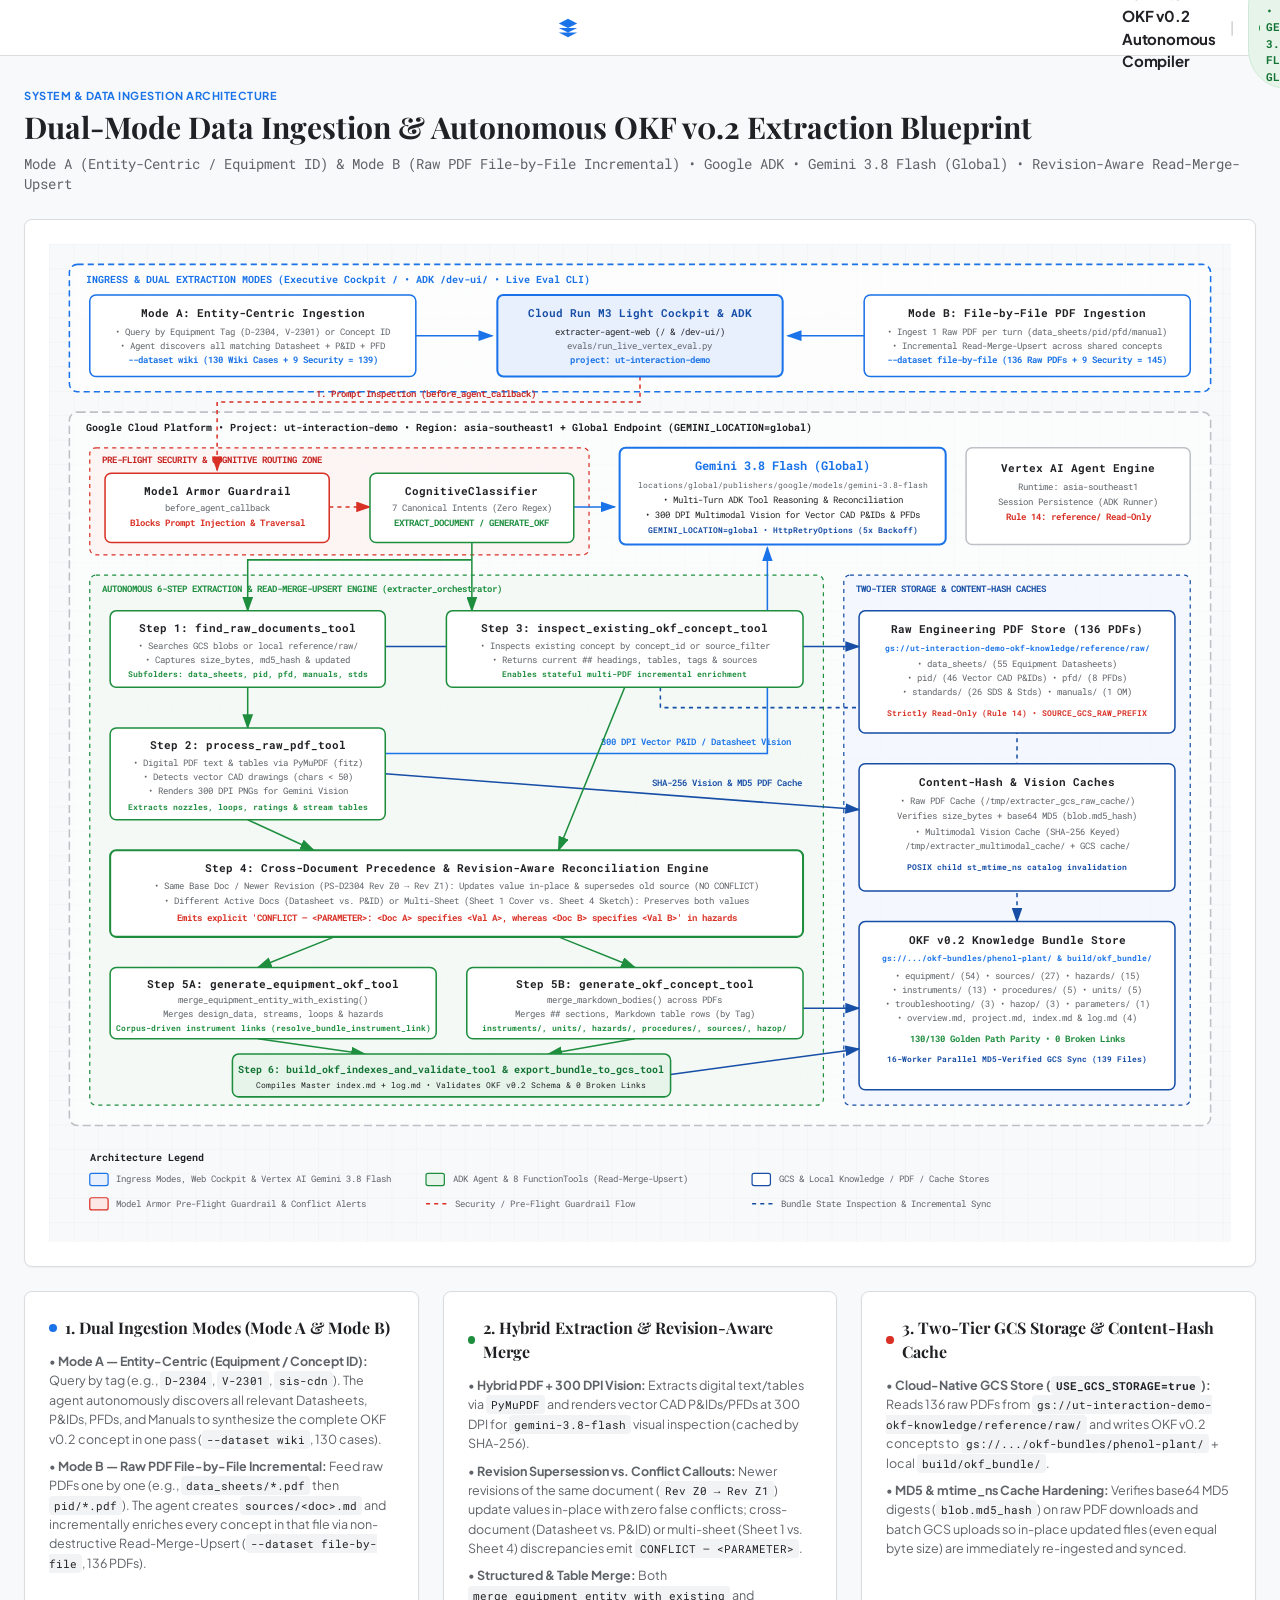
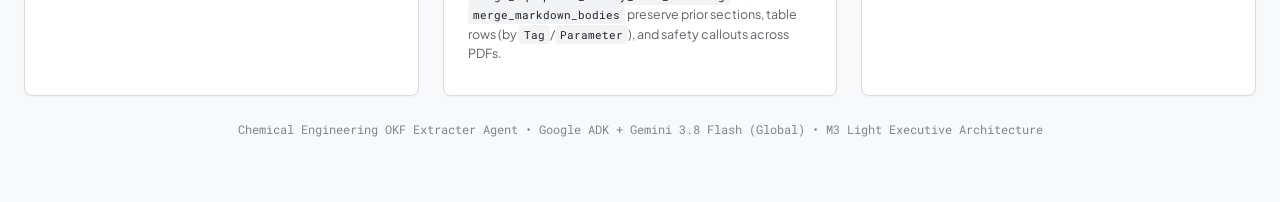
<file: docs/data-ingestion-architecture.html>
<!DOCTYPE html>
<html lang="en">
<head>
  <meta charset="UTF-8">
  <meta name="viewport" content="width=device-width, initial-scale=1.0">
  <title>OKF Extracter Agent — Dual-Mode Data Ingestion &amp; Extraction Architecture</title>
  <link rel="preconnect" href="https://fonts.googleapis.com">
  <link rel="preconnect" href="https://fonts.gstatic.com" crossorigin>
  <link href="https://fonts.googleapis.com/css2?family=Playfair+Display:ital,wght@0,600;0,700;1,600&family=Plus+Jakarta+Sans:wght@400;500;600;700;800&family=Inter:wght@400;500;600;700&family=Roboto+Mono:ital,wght@0,400;0,500;0,600;0,700;1,400&display=swap" rel="stylesheet">
  <style>
    :root {
      --m3-canvas: #F8F9FA;
      --m3-surface: #FFFFFF;
      --m3-surface-subtle: #F1F3F4;
      --m3-surface-variant: #E8EAED;
      --m3-border: #DADCE0;
      --m3-border-subtle: #ECEFF1;
      --m3-border-strong: #BDC1C6;
      --m3-primary: #1A73E8;
      --m3-primary-hover: #1557B0;
      --m3-primary-container: #E8F0FE;
      --m3-on-primary-container: #174EA6;
      --m3-critical: #D93025;
      --m3-critical-container: #FCE8E6;
      --m3-on-critical: #C5221F;
      --m3-success: #1E8E3E;
      --m3-success-container: #E6F4EA;
      --m3-text-primary: #202124;
      --m3-text-secondary: #5F6368;
      --m3-text-tertiary: #80868B;
      --font-serif: 'Playfair Display', Georgia, serif;
      --font-sans: 'Plus Jakarta Sans', 'Inter', -apple-system, BlinkMacSystemFont, sans-serif;
      --font-mono: 'Roboto Mono', monospace;
      --shadow-xs: 0 1px 2px rgba(60,64,67,0.05);
      --shadow-sm: 0 1px 3px rgba(60,64,67,0.08), 0 1px 2px rgba(60,64,67,0.04);
      --radius-sm: 6px;
      --radius-md: 8px;
      --radius-lg: 12px;
      --radius-full: 9999px;
      --sp-1: 8px;
      --sp-2: 16px;
      --sp-3: 24px;
      --sp-4: 32px;
    }

    * { box-sizing: border-box; margin: 0; padding: 0; }

    body {
      background-color: var(--m3-canvas);
      color: var(--m3-text-primary);
      font-family: var(--font-sans);
      line-height: 1.5;
      min-height: 100vh;
      -webkit-font-smoothing: antialiased;
    }

    header.app-header {
      background-color: var(--m3-surface);
      border-bottom: 1px solid var(--m3-border);
      height: 56px;
      padding: 0 28px;
      display: flex;
      align-items: center;
      justify-content: space-between;
      position: sticky;
      top: 0;
      z-index: 200;
    }

    .brand-cluster { display: flex; align-items: center; gap: 14px; }
    .brand-logo-icon { width: 22px; height: 22px; color: var(--m3-primary); }
    .brand-title { font-size: 15px; font-weight: 700; letter-spacing: -0.2px; }
    .header-sep { color: var(--m3-border-strong); font-size: 14px; }
    .header-sys-badge {
      display: inline-flex; align-items: center; gap: 6px;
      background: var(--m3-success-container); color: #137333; border: 1px solid #CEEAD6;
      border-radius: var(--radius-full); padding: 3px 10px;
      font-size: 11px; font-family: var(--font-mono); font-weight: 700; letter-spacing: 0.3px;
    }
    .sys-dot-live { width: 6px; height: 6px; border-radius: 50%; background: var(--m3-success); }

    .btn {
      display: inline-flex; align-items: center; justify-content: center; gap: 8px;
      padding: 8px 16px; border-radius: var(--radius-sm);
      font-family: var(--font-sans); font-size: 13px; font-weight: 600;
      cursor: pointer; border: 1px solid var(--m3-border);
      background: var(--m3-surface); color: var(--m3-text-primary);
      transition: all 0.15s; text-decoration: none;
    }
    .btn:hover { background-color: var(--m3-surface-subtle); }
    .btn-primary { background: var(--m3-primary); color: #fff; border-color: var(--m3-primary); }
    .btn-primary:hover { background: var(--m3-primary-hover); }

    .container {
      margin: 0 auto;
      max-width: 1280px;
      padding: var(--sp-4) var(--sp-3) 64px var(--sp-3);
    }

    .eyebrow {
      font-size: 11px; font-weight: 700; color: var(--m3-primary);
      letter-spacing: 0.5px; text-transform: uppercase; margin-bottom: 4px;
    }

    h1 {
      font-family: var(--font-serif);
      font-size: 30px;
      font-weight: 700;
      line-height: 1.25;
      margin-bottom: 8px;
      color: var(--m3-text-primary);
    }

    .subtitle {
      color: var(--m3-text-secondary);
      font-size: 13.5px;
      margin-bottom: var(--sp-3);
      font-family: var(--font-mono);
    }

    .diagram-container {
      background: var(--m3-surface);
      border: 1px solid var(--m3-border);
      border-radius: var(--radius-md);
      box-shadow: var(--shadow-xs);
      overflow-x: auto;
      padding: var(--sp-3);
    }

    svg {
      display: block;
      min-width: 1080px;
      width: 100%;
      font-family: var(--font-mono);
    }

    .cards {
      display: grid;
      gap: var(--sp-3);
      grid-template-columns: repeat(3, 1fr);
      margin-top: var(--sp-3);
    }

    .card {
      background: var(--m3-surface);
      border: 1px solid var(--m3-border);
      border-radius: var(--radius-md);
      padding: var(--sp-3);
      box-shadow: var(--shadow-xs);
    }

    .card-header {
      align-items: center;
      display: flex;
      gap: 8px;
      margin-bottom: 12px;
    }

    .card-dot {
      border-radius: 50%;
      height: 8px;
      width: 8px;
    }

    .card-dot.blue { background: var(--m3-primary); }
    .card-dot.green { background: var(--m3-success); }
    .card-dot.red { background: var(--m3-critical); }

    .card h3 {
      font-family: var(--font-serif);
      font-size: 16px;
      font-weight: 700;
      color: var(--m3-text-primary);
    }

    .card ul {
      color: var(--m3-text-secondary);
      font-size: 12.5px;
      line-height: 1.55;
      list-style: none;
    }

    .card li { margin-bottom: 8px; }
    .card code {
      font-family: var(--font-mono);
      font-size: 11px;
      background: var(--m3-surface-subtle);
      padding: 2px 5px;
      border-radius: 4px;
      color: var(--m3-text-primary);
    }

    .footer {
      color: var(--m3-text-tertiary);
      font-size: 12px;
      font-family: var(--font-mono);
      margin-top: var(--sp-3);
      text-align: center;
    }

    @media (max-width: 960px) {
      .cards { grid-template-columns: 1fr; }
    }
  </style>
</head>
<body>
  <header class="app-header">
    <div class="brand-cluster">
      <svg class="brand-logo-icon" viewBox="0 0 24 24" fill="currentColor">
        <path d="M12 2L2 7l10 5 10-5-10-5zM2 17l10 5 10-5M2 12l10 5 10-5"/>
      </svg>
      <span class="brand-title">P&amp;ID-to-OKF v0.2 Autonomous Compiler</span>
      <span class="header-sep">|</span>
      <div class="header-sys-badge"><span class="sys-dot-live"></span><span>SYS: ONLINE &bull; GEMINI 3.8 FLASH GLOBAL</span></div>
    </div>
    <div style="display:flex; gap:12px;">
      <a class="btn" href="/">Back to Executive Cockpit</a>
      <a class="btn btn-primary" href="/dev-ui/?app=extracter_agent">Open ADK Dev UI &rsaquo;</a>
    </div>
  </header>

  <div class="container">
    <div class="eyebrow">System &amp; Data Ingestion Architecture</div>
    <h1>Dual-Mode Data Ingestion &amp; Autonomous OKF v0.2 Extraction Blueprint</h1>
    <p class="subtitle">Mode A (Entity-Centric / Equipment ID) &amp; Mode B (Raw PDF File-by-File Incremental) &bull; Google ADK &bull; Gemini 3.8 Flash (Global) &bull; Revision-Aware Read-Merge-Upsert</p>

    <div class="diagram-container">
      <svg viewBox="0 0 1160 980" role="img" aria-label="Dual-mode data ingestion and OKF v0.2 extraction architecture">
        <defs>
          <marker id="arrow-blue" markerWidth="10" markerHeight="7" refX="9" refY="3.5" orient="auto">
            <polygon points="0 0, 10 3.5, 0 7" fill="#1A73E8" />
          </marker>
          <marker id="arrow-green" markerWidth="10" markerHeight="7" refX="9" refY="3.5" orient="auto">
            <polygon points="0 0, 10 3.5, 0 7" fill="#1E8E3E" />
          </marker>
          <marker id="arrow-navy" markerWidth="10" markerHeight="7" refX="9" refY="3.5" orient="auto">
            <polygon points="0 0, 10 3.5, 0 7" fill="#174EA6" />
          </marker>
          <marker id="arrow-red" markerWidth="10" markerHeight="7" refX="9" refY="3.5" orient="auto">
            <polygon points="0 0, 10 3.5, 0 7" fill="#D93025" />
          </marker>
          <pattern id="grid" width="24" height="24" patternUnits="userSpaceOnUse">
            <path d="M 24 0 L 0 0 0 24" fill="none" stroke="#ECEFF1" stroke-width="1"/>
          </pattern>
        </defs>

        <!-- Background Grid -->
        <rect width="100%" height="100%" fill="#F8F9FA" />
        <rect width="100%" height="100%" fill="url(#grid)" />

        <!-- 1. BOUNDARY BOXES -->
        <rect x="20" y="20" width="1120" height="125" rx="8" fill="#FFFFFF" fill-opacity="0.7" stroke="#1A73E8" stroke-width="1.5" stroke-dasharray="6,4"/>
        <text x="36" y="38" fill="#1A73E8" font-size="10" font-weight="700">INGRESS &amp; DUAL EXTRACTION MODES (Executive Cockpit / &bull; ADK /dev-ui/ &bull; Live Eval CLI)</text>

        <rect x="20" y="165" width="1120" height="700" rx="8" fill="#FFFFFF" fill-opacity="0.55" stroke="#BDC1C6" stroke-width="1.5" stroke-dasharray="8,4"/>
        <text x="36" y="184" fill="#202124" font-size="10" font-weight="700">Google Cloud Platform &bull; Project: ut-interaction-demo &bull; Region: asia-southeast1 + Global Endpoint (GEMINI_LOCATION=global)</text>

        <rect x="40" y="200" width="490" height="105" rx="6" fill="#FCE8E6" fill-opacity="0.35" stroke="#D93025" stroke-width="1.2" stroke-dasharray="4,4"/>
        <text x="52" y="215" fill="#C5221F" font-size="8.5" font-weight="700">PRE-FLIGHT SECURITY &amp; COGNITIVE ROUTING ZONE</text>

        <rect x="40" y="325" width="720" height="520" rx="6" fill="#E6F4EA" fill-opacity="0.35" stroke="#1E8E3E" stroke-width="1.2" stroke-dasharray="4,4"/>
        <text x="52" y="342" fill="#1E8E3E" font-size="9" font-weight="700">AUTONOMOUS 6-STEP EXTRACTION &amp; READ-MERGE-UPSERT ENGINE (extracter_orchestrator)</text>

        <rect x="780" y="325" width="340" height="520" rx="6" fill="#E8F0FE" fill-opacity="0.4" stroke="#174EA6" stroke-width="1.2" stroke-dasharray="4,4"/>
        <text x="792" y="342" fill="#174EA6" font-size="9" font-weight="700">TWO-TIER STORAGE &amp; CONTENT-HASH CACHES</text>

        <!-- 2. CONNECTION ARROWS -->
        <line x1="360" y1="90" x2="435" y2="90" stroke="#1A73E8" stroke-width="1.5" marker-end="url(#arrow-blue)"/>
        <line x1="800" y1="90" x2="725" y2="90" stroke="#1A73E8" stroke-width="1.5" marker-end="url(#arrow-blue)"/>

        <path d="M 580 130 L 580 155 L 165 155 L 165 222" fill="none" stroke="#D93025" stroke-width="1.5" stroke-dasharray="4,4" marker-end="url(#arrow-red)"/>
        <text x="370" y="150" fill="#C5221F" font-size="8.5" font-weight="600" text-anchor="middle">1. Prompt Inspection (before_agent_callback)</text>

        <line x1="275" y1="258" x2="315" y2="258" stroke="#D93025" stroke-width="1.5" stroke-dasharray="4,4" marker-end="url(#arrow-red)"/>
        <line x1="515" y1="258" x2="555" y2="258" stroke="#1A73E8" stroke-width="1.5" marker-end="url(#arrow-blue)"/>

        <path d="M 415 292 L 415 360" fill="none" stroke="#1E8E3E" stroke-width="1.5" marker-end="url(#arrow-green)"/>
        <path d="M 415 310 L 195 310 L 195 360" fill="none" stroke="#1E8E3E" stroke-width="1.5" marker-end="url(#arrow-green)"/>

        <path d="M 330 395 L 795 395" fill="none" stroke="#174EA6" stroke-width="1.5" marker-end="url(#arrow-navy)"/>
        <text x="650" y="388" fill="#174EA6" font-size="8.5" font-weight="600" text-anchor="middle">List Blobs &amp; MD5 Digest</text>

        <line x1="195" y1="435" x2="195" y2="475" stroke="#1E8E3E" stroke-width="1.5" marker-end="url(#arrow-green)"/>

        <path d="M 600 435 L 600 455 L 950 455 L 950 665" fill="none" stroke="#174EA6" stroke-width="1.5" stroke-dasharray="4,4" marker-end="url(#arrow-navy)"/>

        <line x1="330" y1="520" x2="795" y2="555" stroke="#174EA6" stroke-width="1.5" marker-end="url(#arrow-navy)"/>
        <text x="665" y="532" fill="#174EA6" font-size="8.5" font-weight="600" text-anchor="middle">SHA-256 Vision &amp; MD5 PDF Cache</text>

        <path d="M 330 500 L 705 500 L 705 298" fill="none" stroke="#1A73E8" stroke-width="1.5" marker-end="url(#arrow-blue)"/>
        <text x="635" y="492" fill="#1A73E8" font-size="8.5" font-weight="600" text-anchor="middle">300 DPI Vector P&amp;ID / Datasheet Vision</text>

        <line x1="195" y1="565" x2="260" y2="595" stroke="#1E8E3E" stroke-width="1.5" marker-end="url(#arrow-green)"/>
        <line x1="565" y1="435" x2="500" y2="595" stroke="#1E8E3E" stroke-width="1.5" marker-end="url(#arrow-green)"/>

        <line x1="280" y1="680" x2="205" y2="710" stroke="#1E8E3E" stroke-width="1.5" marker-end="url(#arrow-green)"/>
        <line x1="500" y1="680" x2="575" y2="710" stroke="#1E8E3E" stroke-width="1.5" marker-end="url(#arrow-green)"/>

        <line x1="205" y1="780" x2="310" y2="795" stroke="#1E8E3E" stroke-width="1.5" marker-end="url(#arrow-green)"/>
        <line x1="575" y1="780" x2="490" y2="795" stroke="#1E8E3E" stroke-width="1.5" marker-end="url(#arrow-green)"/>

        <line x1="740" y1="750" x2="795" y2="750" stroke="#174EA6" stroke-width="1.5" marker-end="url(#arrow-navy)"/>
        <line x1="610" y1="815" x2="795" y2="790" stroke="#174EA6" stroke-width="1.5" marker-end="url(#arrow-navy)"/>

        <!-- 3. COMPONENT BOXES -->
        <!-- Mode A Box -->
        <rect x="40" y="50" width="320" height="80" rx="6" fill="#FFFFFF" stroke="#1A73E8" stroke-width="1.5"/>
        <text x="200" y="72" fill="#202124" font-size="11" font-weight="700" text-anchor="middle">Mode A: Entity-Centric Ingestion</text>
        <text x="200" y="89" fill="#5F6368" font-size="8.5" text-anchor="middle">&bull; Query by Equipment Tag (D-2304, V-2301) or Concept ID</text>
        <text x="200" y="103" fill="#5F6368" font-size="8.5" text-anchor="middle">&bull; Agent discovers all matching Datasheet + P&amp;ID + PFD</text>
        <text x="200" y="117" fill="#1A73E8" font-size="8.5" font-weight="700" text-anchor="middle">--dataset wiki (130 Wiki Cases + 9 Security = 139)</text>

        <!-- Ingress Router -->
        <rect x="440" y="50" width="280" height="80" rx="6" fill="#E8F0FE" stroke="#1A73E8" stroke-width="2"/>
        <text x="580" y="72" fill="#174EA6" font-size="11" font-weight="700" text-anchor="middle">Cloud Run M3 Light Cockpit &amp; ADK</text>
        <text x="580" y="89" fill="#202124" font-size="8.5" text-anchor="middle">extracter-agent-web (/ &amp; /dev-ui/)</text>
        <text x="580" y="103" fill="#5F6368" font-size="8.5" text-anchor="middle">evals/run_live_vertex_eval.py</text>
        <text x="580" y="117" fill="#1A73E8" font-size="8.5" font-weight="700" text-anchor="middle">project: ut-interaction-demo</text>

        <!-- Mode B Box -->
        <rect x="800" y="50" width="320" height="80" rx="6" fill="#FFFFFF" stroke="#1A73E8" stroke-width="1.5"/>
        <text x="960" y="72" fill="#202124" font-size="11" font-weight="700" text-anchor="middle">Mode B: File-by-File PDF Ingestion</text>
        <text x="960" y="89" fill="#5F6368" font-size="8.5" text-anchor="middle">&bull; Ingest 1 Raw PDF per turn (data_sheets/pid/pfd/manual)</text>
        <text x="960" y="103" fill="#5F6368" font-size="8.5" text-anchor="middle">&bull; Incremental Read-Merge-Upsert across shared concepts</text>
        <text x="960" y="117" fill="#1A73E8" font-size="8.5" font-weight="700" text-anchor="middle">--dataset file-by-file (136 Raw PDFs + 9 Security = 145)</text>

        <!-- Security Guardrail Box -->
        <rect x="55" y="225" width="220" height="68" rx="6" fill="#FFFFFF" stroke="#D93025" stroke-width="1.5"/>
        <text x="165" y="246" fill="#202124" font-size="11" font-weight="700" text-anchor="middle">Model Armor Guardrail</text>
        <text x="165" y="262" fill="#5F6368" font-size="8.5" text-anchor="middle">before_agent_callback</text>
        <text x="165" y="277" fill="#D93025" font-size="8.5" font-weight="700" text-anchor="middle">Blocks Prompt Injection &amp; Traversal</text>

        <!-- Cognitive Classifier Box -->
        <rect x="315" y="225" width="200" height="68" rx="6" fill="#FFFFFF" stroke="#1E8E3E" stroke-width="1.5"/>
        <text x="415" y="246" fill="#202124" font-size="11" font-weight="700" text-anchor="middle">CognitiveClassifier</text>
        <text x="415" y="262" fill="#5F6368" font-size="8.5" text-anchor="middle">7 Canonical Intents (Zero Regex)</text>
        <text x="415" y="277" fill="#1E8E3E" font-size="8.5" font-weight="700" text-anchor="middle">EXTRACT_DOCUMENT / GENERATE_OKF</text>

        <!-- Gemini 3.8 Flash Global Box -->
        <rect x="560" y="200" width="320" height="95" rx="6" fill="#FFFFFF" stroke="#1A73E8" stroke-width="2"/>
        <text x="720" y="222" fill="#1A73E8" font-size="12" font-weight="700" text-anchor="middle">Gemini 3.8 Flash (Global)</text>
        <text x="720" y="239" fill="#5F6368" font-size="8" text-anchor="middle">locations/global/publishers/google/models/gemini-3.8-flash</text>
        <text x="720" y="254" fill="#202124" font-size="8.5" text-anchor="middle">&bull; Multi-Turn ADK Tool Reasoning &amp; Reconciliation</text>
        <text x="720" y="269" fill="#202124" font-size="8.5" text-anchor="middle">&bull; 300 DPI Multimodal Vision for Vector CAD P&amp;IDs &amp; PFDs</text>
        <text x="720" y="284" fill="#174EA6" font-size="8" font-weight="700" text-anchor="middle">GEMINI_LOCATION=global &bull; HttpRetryOptions (5x Backoff)</text>

        <!-- Vertex AI Session Service Box -->
        <rect x="900" y="200" width="220" height="95" rx="6" fill="#FFFFFF" stroke="#BDC1C6" stroke-width="1.5"/>
        <text x="1010" y="224" fill="#202124" font-size="11" font-weight="700" text-anchor="middle">Vertex AI Agent Engine</text>
        <text x="1010" y="241" fill="#5F6368" font-size="8.5" text-anchor="middle">Runtime: asia-southeast1</text>
        <text x="1010" y="256" fill="#5F6368" font-size="8.5" text-anchor="middle">Session Persistence (ADK Runner)</text>
        <text x="1010" y="271" fill="#D93025" font-size="8.5" font-weight="700" text-anchor="middle">Rule 14: reference/ Read-Only</text>

        <!-- Step 1: find_raw_documents_tool -->
        <rect x="60" y="360" width="270" height="75" rx="6" fill="#FFFFFF" stroke="#1E8E3E" stroke-width="1.5"/>
        <text x="195" y="381" fill="#202124" font-size="11" font-weight="700" text-anchor="middle">Step 1: find_raw_documents_tool</text>
        <text x="195" y="397" fill="#5F6368" font-size="8.5" text-anchor="middle">&bull; Searches GCS blobs or local reference/raw/</text>
        <text x="195" y="411" fill="#5F6368" font-size="8.5" text-anchor="middle">&bull; Captures size_bytes, md5_hash &amp; updated</text>
        <text x="195" y="425" fill="#1E8E3E" font-size="8" font-weight="700" text-anchor="middle">Subfolders: data_sheets, pid, pfd, manuals, stds</text>

        <!-- Step 3: inspect_existing_okf_concept_tool -->
        <rect x="390" y="360" width="350" height="75" rx="6" fill="#FFFFFF" stroke="#1E8E3E" stroke-width="1.5"/>
        <text x="565" y="381" fill="#202124" font-size="11" font-weight="700" text-anchor="middle">Step 3: inspect_existing_okf_concept_tool</text>
        <text x="565" y="397" fill="#5F6368" font-size="8.5" text-anchor="middle">&bull; Inspects existing concept by concept_id or source_filter</text>
        <text x="565" y="411" fill="#5F6368" font-size="8.5" text-anchor="middle">&bull; Returns current ## headings, tables, tags &amp; sources</text>
        <text x="565" y="425" fill="#1E8E3E" font-size="8" font-weight="700" text-anchor="middle">Enables stateful multi-PDF incremental enrichment</text>

        <!-- Step 2: process_raw_pdf_tool -->
        <rect x="60" y="475" width="270" height="90" rx="6" fill="#FFFFFF" stroke="#1E8E3E" stroke-width="1.5"/>
        <text x="195" y="496" fill="#202124" font-size="11" font-weight="700" text-anchor="middle">Step 2: process_raw_pdf_tool</text>
        <text x="195" y="512" fill="#5F6368" font-size="8.5" text-anchor="middle">&bull; Digital PDF text &amp; tables via PyMuPDF (fitz)</text>
        <text x="195" y="526" fill="#5F6368" font-size="8.5" text-anchor="middle">&bull; Detects vector CAD drawings (chars &lt; 50)</text>
        <text x="195" y="540" fill="#5F6368" font-size="8.5" text-anchor="middle">&bull; Renders 300 DPI PNGs for Gemini Vision</text>
        <text x="195" y="555" fill="#1E8E3E" font-size="8" font-weight="700" text-anchor="middle">Extracts nozzles, loops, ratings &amp; stream tables</text>

        <!-- Step 4: Revision-Aware Reconciliation & Precedence Engine -->
        <rect x="60" y="595" width="680" height="85" rx="6" fill="#FFFFFF" stroke="#1E8E3E" stroke-width="2"/>
        <text x="400" y="616" fill="#202124" font-size="11" font-weight="700" text-anchor="middle">Step 4: Cross-Document Precedence &amp; Revision-Aware Reconciliation Engine</text>
        <text x="400" y="633" fill="#5F6368" font-size="8.5" text-anchor="middle">&bull; Same Base Doc / Newer Revision (PS-D2304 Rev Z0 &rarr; Rev Z1): Updates value in-place &amp; supersedes old source (NO CONFLICT)</text>
        <text x="400" y="648" fill="#5F6368" font-size="8.5" text-anchor="middle">&bull; Different Active Docs (Datasheet vs. P&amp;ID) or Multi-Sheet (Sheet 1 Cover vs. Sheet 4 Sketch): Preserves both values</text>
        <text x="400" y="664" fill="#D93025" font-size="8.5" font-weight="700" text-anchor="middle">Emits explicit 'CONFLICT &mdash; &lt;PARAMETER&gt;: &lt;Doc A&gt; specifies &lt;Val A&gt;, whereas &lt;Doc B&gt; specifies &lt;Val B&gt;' in hazards</text>

        <!-- Step 5A: generate_equipment_okf_tool -->
        <rect x="60" y="710" width="320" height="70" rx="6" fill="#FFFFFF" stroke="#1E8E3E" stroke-width="1.5"/>
        <text x="220" y="730" fill="#202124" font-size="10.5" font-weight="700" text-anchor="middle">Step 5A: generate_equipment_okf_tool</text>
        <text x="220" y="745" fill="#5F6368" font-size="8.5" text-anchor="middle">merge_equipment_entity_with_existing()</text>
        <text x="220" y="759" fill="#5F6368" font-size="8.5" text-anchor="middle">Merges design_data, streams, loops &amp; hazards</text>
        <text x="220" y="772" fill="#1E8E3E" font-size="7.5" font-weight="700" text-anchor="middle">Corpus-driven instrument links (resolve_bundle_instrument_link)</text>

        <!-- Step 5B: generate_okf_concept_tool -->
        <rect x="410" y="710" width="330" height="70" rx="6" fill="#FFFFFF" stroke="#1E8E3E" stroke-width="1.5"/>
        <text x="575" y="730" fill="#202124" font-size="10.5" font-weight="700" text-anchor="middle">Step 5B: generate_okf_concept_tool</text>
        <text x="575" y="745" fill="#5F6368" font-size="8.5" text-anchor="middle">merge_markdown_bodies() across PDFs</text>
        <text x="575" y="759" fill="#5F6368" font-size="8.5" text-anchor="middle">Merges ## sections, Markdown table rows (by Tag)</text>
        <text x="575" y="772" fill="#1E8E3E" font-size="7.5" font-weight="700" text-anchor="middle">instruments/, units/, hazards/, procedures/, sources/, hazop/</text>

        <!-- Step 6: build_okf_indexes_and_validate_tool -->
        <rect x="180" y="795" width="430" height="42" rx="6" fill="#E6F4EA" stroke="#1E8E3E" stroke-width="1.5"/>
        <text x="395" y="814" fill="#137333" font-size="10" font-weight="700" text-anchor="middle">Step 6: build_okf_indexes_and_validate_tool &amp; export_bundle_to_gcs_tool</text>
        <text x="395" y="828" fill="#202124" font-size="8" text-anchor="middle">Compiles Master index.md + log.md &bull; Validates OKF v0.2 Schema &amp; 0 Broken Links</text>

        <!-- Storage Box 1: Raw PDF Store -->
        <rect x="795" y="360" width="310" height="120" rx="6" fill="#FFFFFF" stroke="#174EA6" stroke-width="1.5"/>
        <text x="950" y="382" fill="#202124" font-size="11" font-weight="700" text-anchor="middle">Raw Engineering PDF Store (136 PDFs)</text>
        <text x="950" y="399" fill="#1A73E8" font-size="8" font-weight="700" text-anchor="middle">gs://ut-interaction-demo-okf-knowledge/reference/raw/</text>
        <text x="950" y="415" fill="#5F6368" font-size="8.5" text-anchor="middle">&bull; data_sheets/ (55 Equipment Datasheets)</text>
        <text x="950" y="429" fill="#5F6368" font-size="8.5" text-anchor="middle">&bull; pid/ (46 Vector CAD P&amp;IDs) &bull; pfd/ (8 PFDs)</text>
        <text x="950" y="443" fill="#5F6368" font-size="8.5" text-anchor="middle">&bull; standards/ (26 SDS &amp; Stds) &bull; manuals/ (1 OM)</text>
        <text x="950" y="463" fill="#D93025" font-size="7.5" font-weight="700" text-anchor="middle">Strictly Read-Only (Rule 14) &bull; SOURCE_GCS_RAW_PREFIX</text>

        <!-- Storage Box 2: Content-Hash & Multimodal Caches -->
        <rect x="795" y="510" width="310" height="125" rx="6" fill="#FFFFFF" stroke="#174EA6" stroke-width="1.5"/>
        <text x="950" y="532" fill="#202124" font-size="11" font-weight="700" text-anchor="middle">Content-Hash &amp; Vision Caches</text>
        <text x="950" y="550" fill="#5F6368" font-size="8.5" text-anchor="middle">&bull; Raw PDF Cache (/tmp/extracter_gcs_raw_cache/)</text>
        <text x="950" y="564" fill="#5F6368" font-size="8.5" text-anchor="middle">  Verifies size_bytes + base64 MD5 (blob.md5_hash)</text>
        <text x="950" y="580" fill="#5F6368" font-size="8.5" text-anchor="middle">&bull; Multimodal Vision Cache (SHA-256 Keyed)</text>
        <text x="950" y="594" fill="#5F6368" font-size="8.5" text-anchor="middle">  /tmp/extracter_multimodal_cache/ + GCS cache/</text>
        <text x="950" y="614" fill="#174EA6" font-size="7.5" font-weight="700" text-anchor="middle">POSIX child st_mtime_ns catalog invalidation</text>

        <!-- Storage Box 3: Output OKF v0.2 Knowledge Bundle -->
        <rect x="795" y="665" width="310" height="165" rx="6" fill="#FFFFFF" stroke="#174EA6" stroke-width="1.5"/>
        <text x="950" y="687" fill="#202124" font-size="11" font-weight="700" text-anchor="middle">OKF v0.2 Knowledge Bundle Store</text>
        <text x="950" y="704" fill="#1A73E8" font-size="8" font-weight="700" text-anchor="middle">gs://.../okf-bundles/phenol-plant/ &amp; build/okf_bundle/</text>
        <text x="950" y="721" fill="#5F6368" font-size="8.5" text-anchor="middle">&bull; equipment/ (54) &bull; sources/ (27) &bull; hazards/ (15)</text>
        <text x="950" y="735" fill="#5F6368" font-size="8.5" text-anchor="middle">&bull; instruments/ (13) &bull; procedures/ (5) &bull; units/ (5)</text>
        <text x="950" y="749" fill="#5F6368" font-size="8.5" text-anchor="middle">&bull; troubleshooting/ (3) &bull; hazop/ (3) &bull; parameters/ (1)</text>
        <text x="950" y="763" fill="#5F6368" font-size="8.5" text-anchor="middle">&bull; overview.md, project.md, index.md &amp; log.md (4)</text>
        <text x="950" y="783" fill="#1E8E3E" font-size="8.5" font-weight="700" text-anchor="middle">130/130 Golden Path Parity &bull; 0 Broken Links</text>
        <text x="950" y="803" fill="#174EA6" font-size="7.5" font-weight="700" text-anchor="middle">16-Worker Parallel MD5-Verified GCS Sync (139 Files)</text>

        <!-- 4. LEGEND -->
        <text x="40" y="900" fill="#202124" font-size="10" font-weight="700">Architecture Legend</text>

        <rect x="40" y="912" width="18" height="12" rx="2" fill="#E8F0FE" stroke="#1A73E8" stroke-width="1.2"/>
        <text x="66" y="921" fill="#5F6368" font-size="8.5">Ingress Modes, Web Cockpit &amp; Vertex AI Gemini 3.8 Flash</text>

        <rect x="370" y="912" width="18" height="12" rx="2" fill="#E6F4EA" stroke="#1E8E3E" stroke-width="1.2"/>
        <text x="396" y="921" fill="#5F6368" font-size="8.5">ADK Agent &amp; 8 FunctionTools (Read-Merge-Upsert)</text>

        <rect x="690" y="912" width="18" height="12" rx="2" fill="#FFFFFF" stroke="#174EA6" stroke-width="1.2"/>
        <text x="716" y="921" fill="#5F6368" font-size="8.5">GCS &amp; Local Knowledge / PDF / Cache Stores</text>

        <rect x="40" y="936" width="18" height="12" rx="2" fill="#FCE8E6" stroke="#D93025" stroke-width="1.2"/>
        <text x="66" y="945" fill="#5F6368" font-size="8.5">Model Armor Pre-Flight Guardrail &amp; Conflict Alerts</text>

        <line x1="370" y1="942" x2="390" y2="942" stroke="#D93025" stroke-width="1.5" stroke-dasharray="4,4"/>
        <text x="398" y="945" fill="#5F6368" font-size="8.5">Security / Pre-Flight Guardrail Flow</text>

        <line x1="690" y1="942" x2="710" y2="942" stroke="#174EA6" stroke-width="1.5" stroke-dasharray="4,4"/>
        <text x="718" y="945" fill="#5F6368" font-size="8.5">Bundle State Inspection &amp; Incremental Sync</text>
      </svg>
    </div>

    <div class="cards">
      <div class="card">
        <div class="card-header">
          <div class="card-dot blue"></div>
          <h3>1. Dual Ingestion Modes (Mode A &amp; Mode B)</h3>
        </div>
        <ul>
          <li>&bull; <strong>Mode A &mdash; Entity-Centric (Equipment / Concept ID):</strong> Query by tag (e.g., <code>D-2304</code>, <code>V-2301</code>, <code>sis-cdn</code>). The agent autonomously discovers all relevant Datasheets, P&amp;IDs, PFDs, and Manuals to synthesize the complete OKF v0.2 concept in one pass (<code>--dataset wiki</code>, 130 cases).</li>
          <li>&bull; <strong>Mode B &mdash; Raw PDF File-by-File Incremental:</strong> Feed raw PDFs one by one (e.g., <code>data_sheets/*.pdf</code> then <code>pid/*.pdf</code>). The agent creates <code>sources/&lt;doc&gt;.md</code> and incrementally enriches every concept in that file via non-destructive Read-Merge-Upsert (<code>--dataset file-by-file</code>, 136 PDFs).</li>
        </ul>
      </div>

      <div class="card">
        <div class="card-header">
          <div class="card-dot green"></div>
          <h3>2. Hybrid Extraction &amp; Revision-Aware Merge</h3>
        </div>
        <ul>
          <li>&bull; <strong>Hybrid PDF + 300 DPI Vision:</strong> Extracts digital text/tables via <code>PyMuPDF</code> and renders vector CAD P&amp;IDs/PFDs at 300 DPI for <code>gemini-3.8-flash</code> visual inspection (cached by SHA-256).</li>
          <li>&bull; <strong>Revision Supersession vs. Conflict Callouts:</strong> Newer revisions of the same document (<code>Rev Z0 &rarr; Rev Z1</code>) update values in-place with zero false conflicts; cross-document (Datasheet vs. P&amp;ID) or multi-sheet (Sheet 1 vs. Sheet 4) discrepancies emit <code>CONFLICT &mdash; &lt;PARAMETER&gt;</code>.</li>
          <li>&bull; <strong>Structured &amp; Table Merge:</strong> Both <code>merge_equipment_entity_with_existing</code> and <code>merge_markdown_bodies</code> preserve prior sections, table rows (by <code>Tag</code>/<code>Parameter</code>), and safety callouts across PDFs.</li>
        </ul>
      </div>

      <div class="card">
        <div class="card-header">
          <div class="card-dot red"></div>
          <h3>3. Two-Tier GCS Storage &amp; Content-Hash Cache</h3>
        </div>
        <ul>
          <li>&bull; <strong>Cloud-Native GCS Store (<code>USE_GCS_STORAGE=true</code>):</strong> Reads 136 raw PDFs from <code>gs://ut-interaction-demo-okf-knowledge/reference/raw/</code> and writes OKF v0.2 concepts to <code>gs://.../okf-bundles/phenol-plant/</code> + local <code>build/okf_bundle/</code>.</li>
          <li>&bull; <strong>MD5 &amp; mtime_ns Cache Hardening:</strong> Verifies base64 MD5 digests (<code>blob.md5_hash</code>) on raw PDF downloads and batch GCS uploads so in-place updated files (even equal byte size) are immediately re-ingested and synced.</li>
        </ul>
      </div>
    </div>

    <p class="footer">
      Chemical Engineering OKF Extracter Agent &bull; Google ADK + Gemini 3.8 Flash (Global) &bull; M3 Light Executive Architecture
    </p>
  </div>
</body>
</html>
</file>
